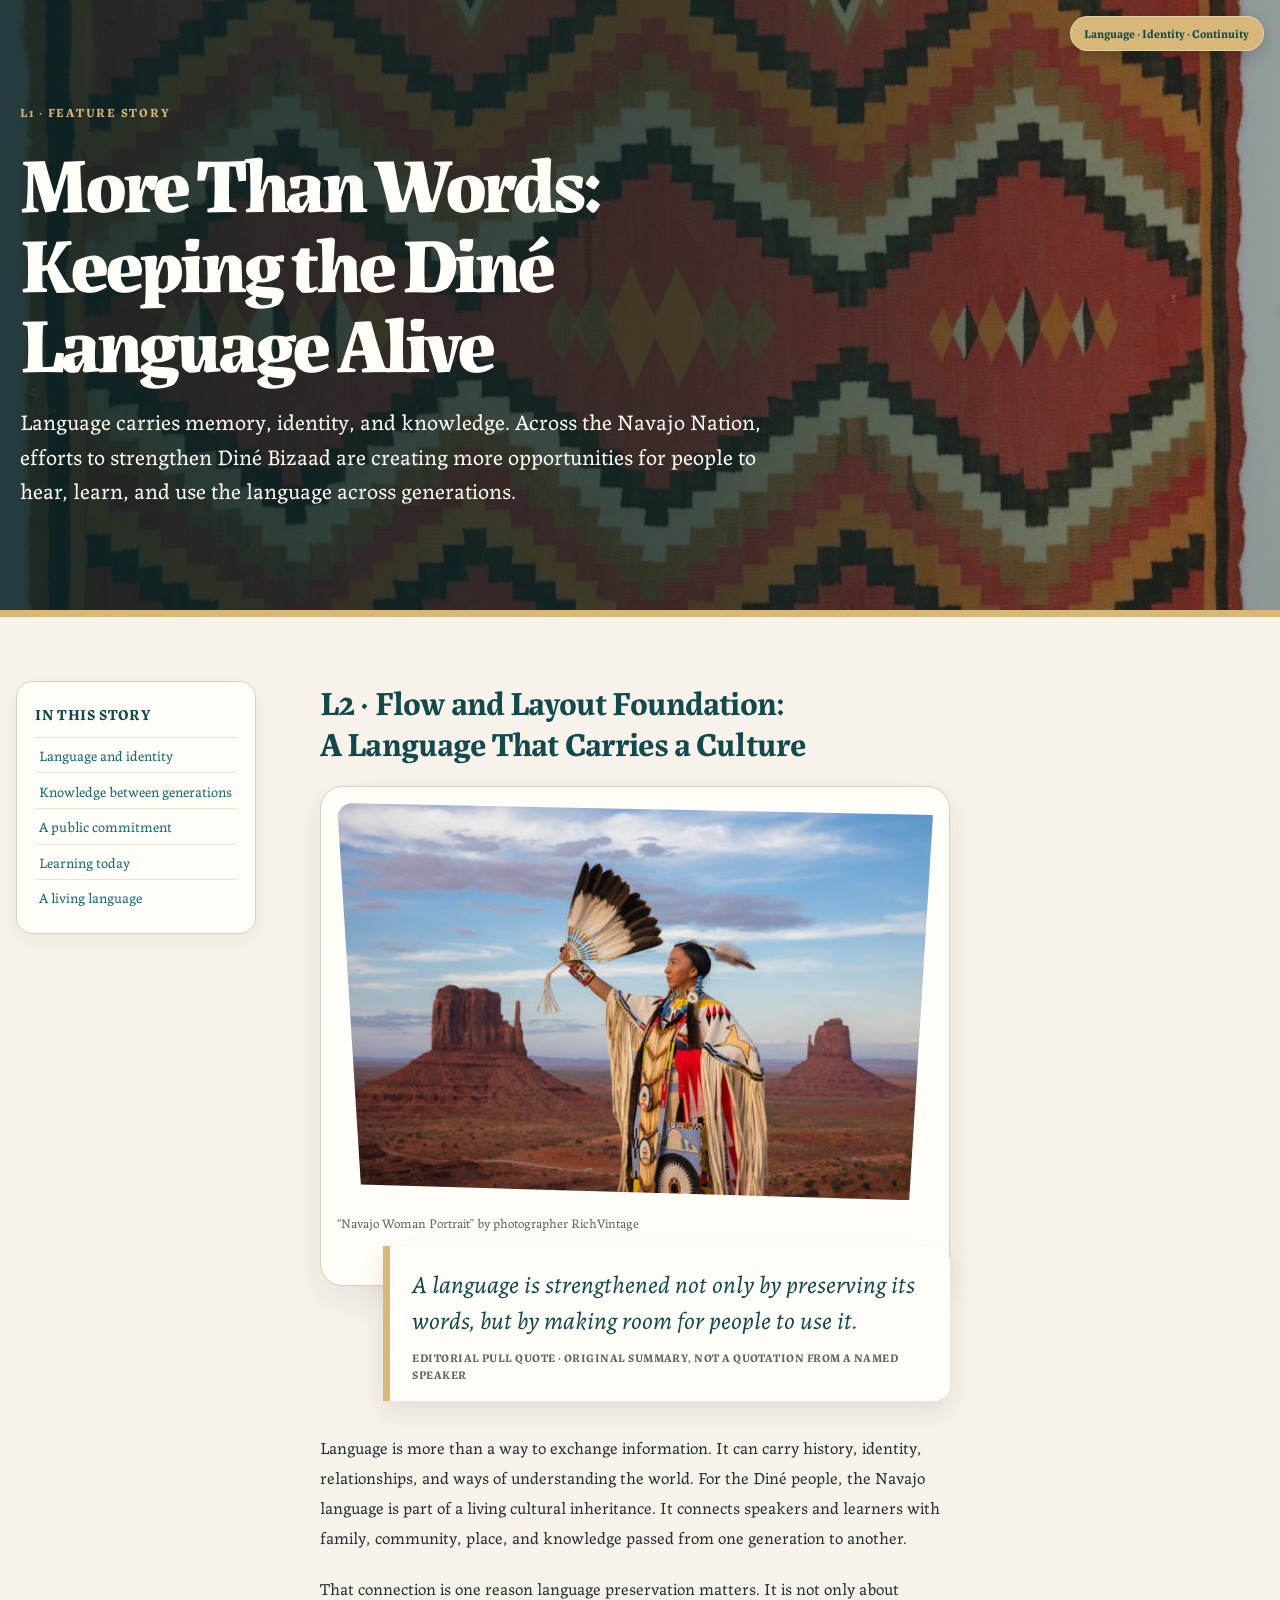
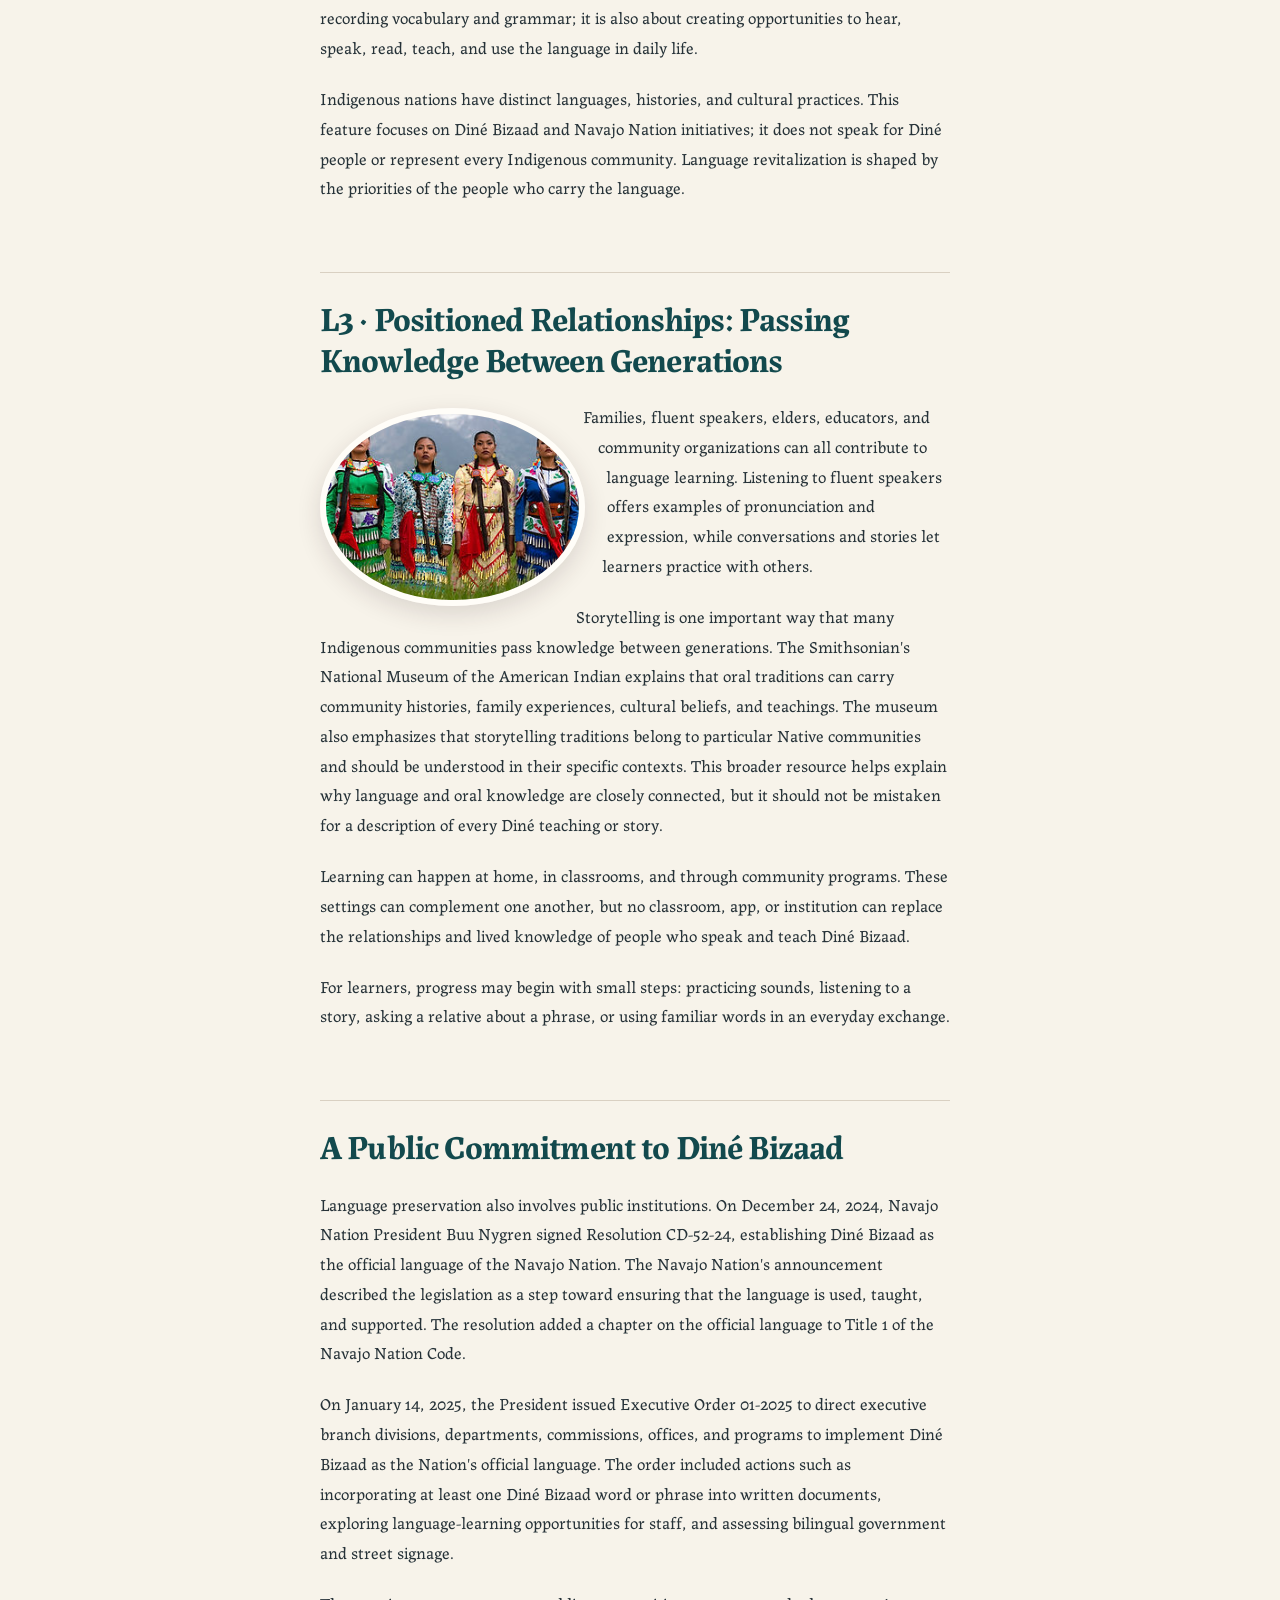
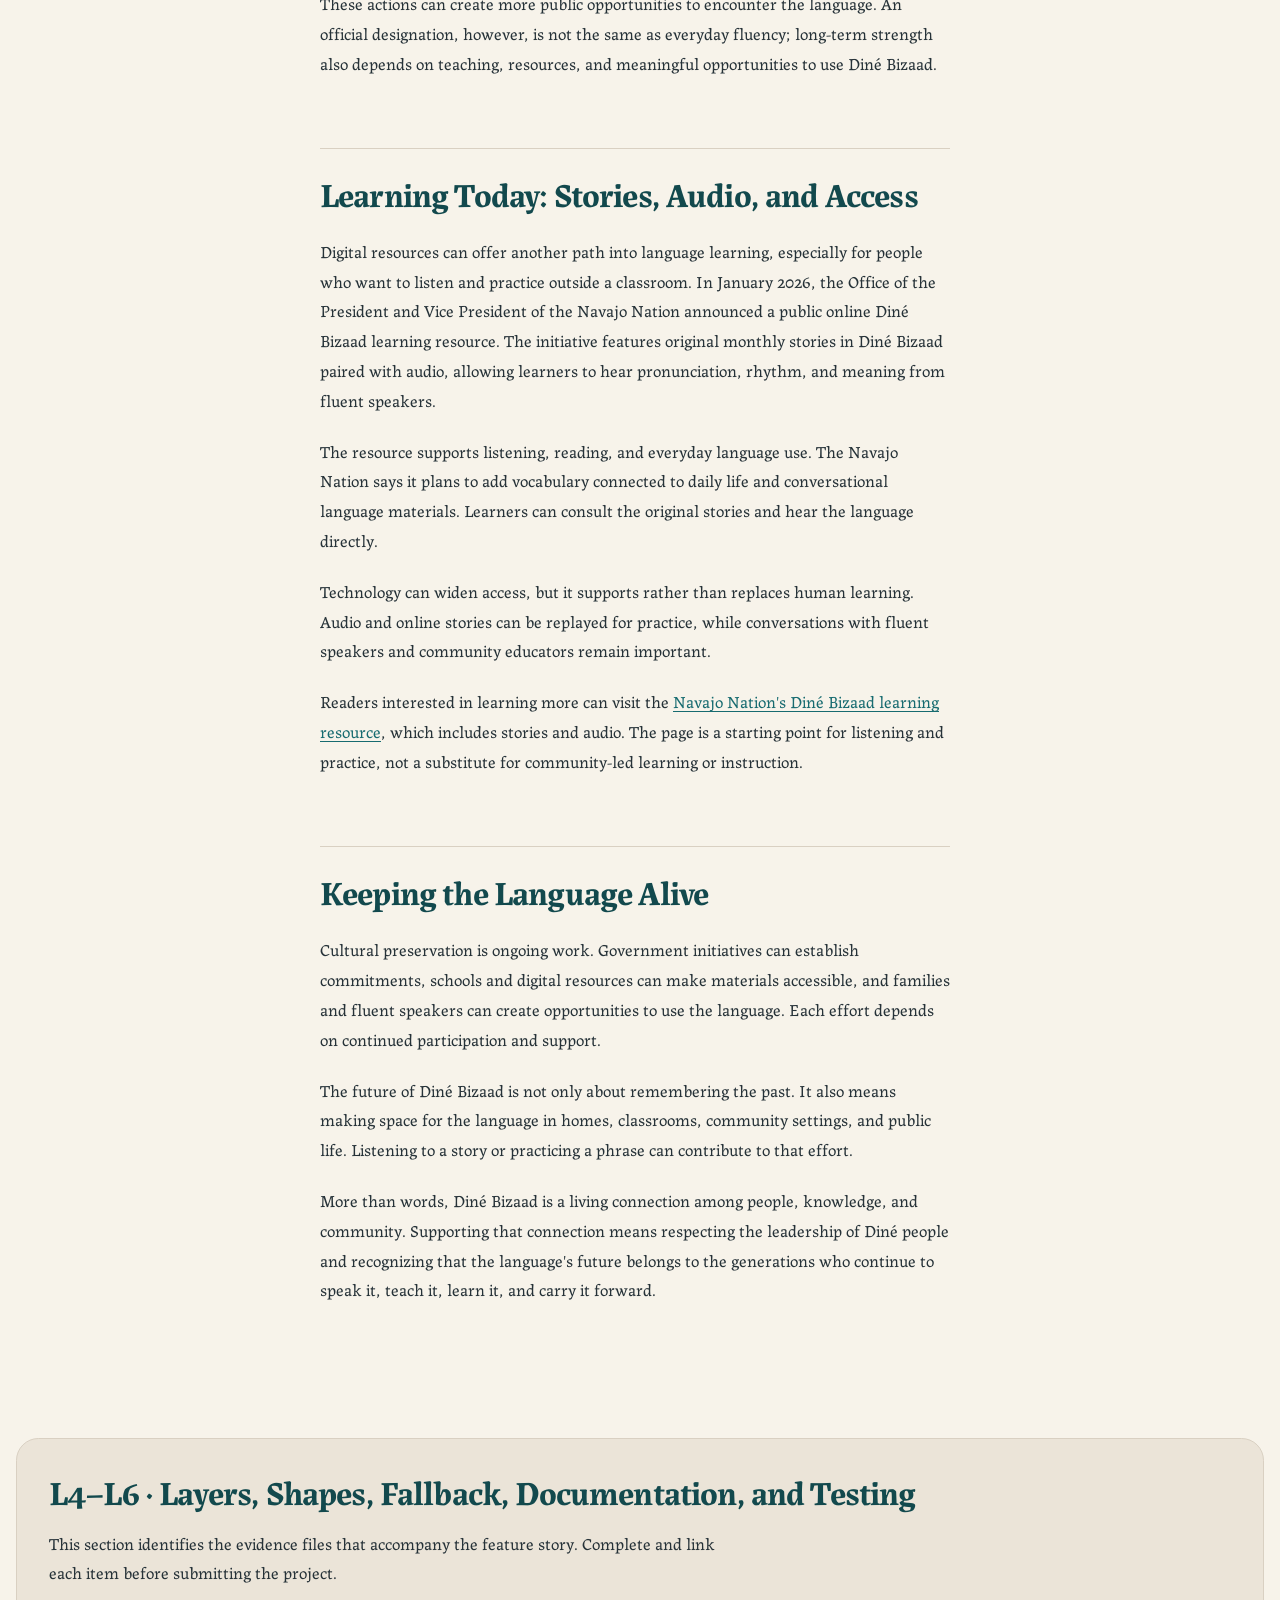
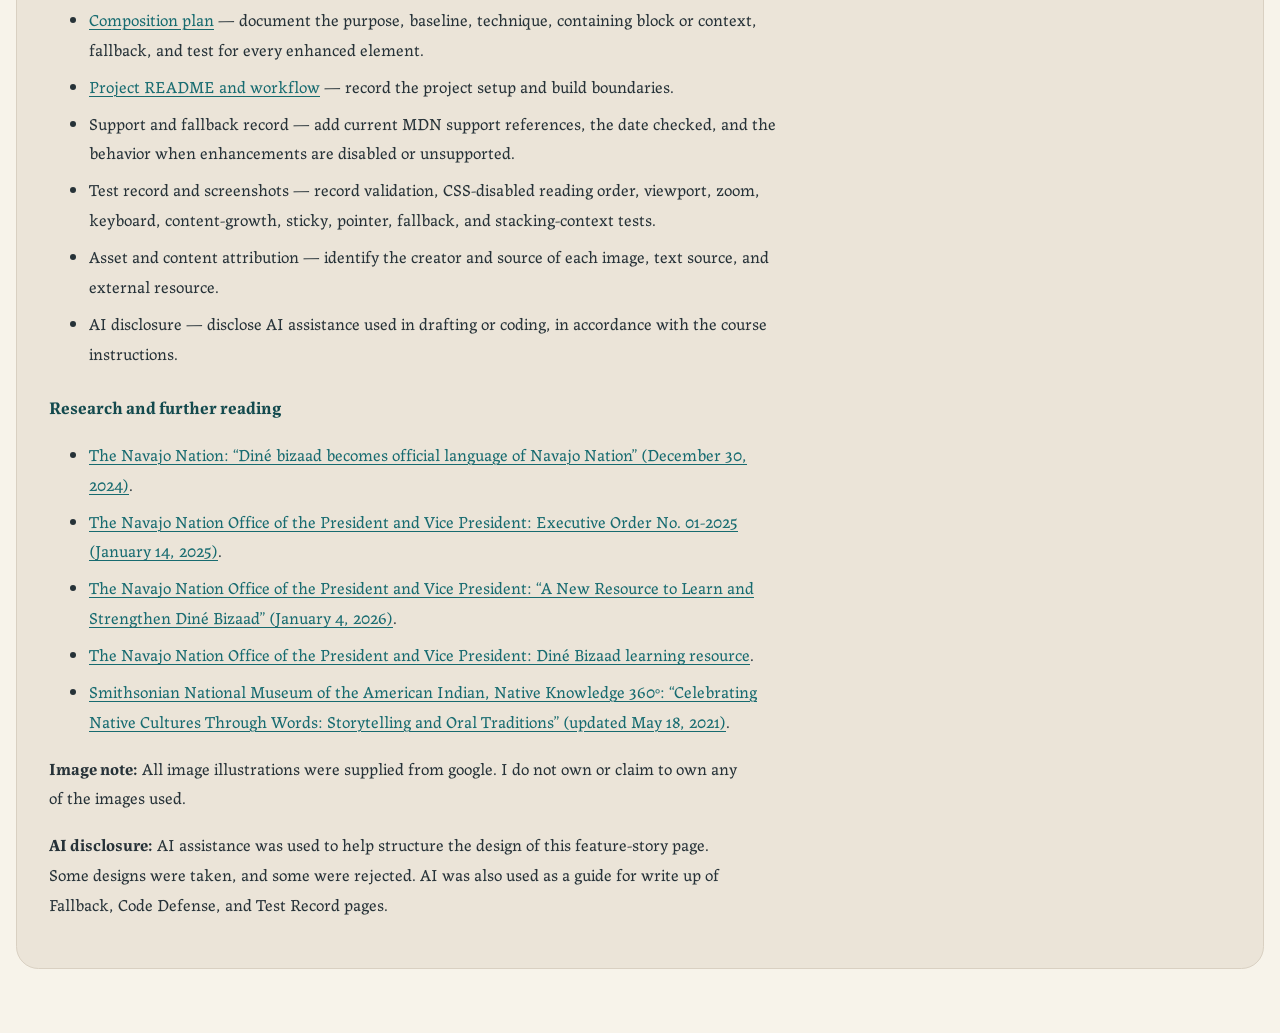
<file: index.html>
<!doctype html>
<html lang="en">
<head>
    <meta charset="utf-8">
    <meta name="viewport" content="width=device-width, initial-scale=1">
    <meta name="description" content="An editorial feature about Diné Bizaad language preservation, cultural continuity, and learning across generations.">
    <title>More Than Words: Keeping the Diné Language Alive</title>
    <link rel="preconnect" href="https://fonts.googleapis.com">
    <link rel="preconnect" href="https://fonts.gstatic.com" crossorigin>
    <link href="https://fonts.googleapis.com/css2?family=Labrada:ital,wght@0,400;0,500;0,600;0,700;1,400;1,700&display=swap" rel="stylesheet">
    <link rel="stylesheet" href="styles.css">
</head>
<body>
    
<header class="feature-header">
    <img
        class="header-textile"
        src="dineweaving.jpg"
        alt="Woven textile with repeating red, orange, cream, and dark brown geometric bands."
        width="1000"
        height="730"
    >

    <p class="eyebrow">L1 · Feature Story</p>

    <h1>More Than Words: Keeping the Diné Language Alive</h1>

    <p class="lede">
        Language carries memory, identity, and knowledge. Across the
        Navajo Nation, efforts to strengthen Diné Bizaad are creating
        more opportunities for people to hear, learn, and use the
        language across generations.
    </p>

    <span class="issue-badge">
        Language · Identity · Continuity
    </span>
</header>


    <main>
        <aside class="story-guide" aria-label="Story navigation">
            <h2>In this story</h2>
            <a href="#language-and-identity">Language and identity</a>
            <a href="#knowledge-between-generations">Knowledge between generations</a>
            <a href="#public-commitment">A public commitment</a>
            <a href="#learning-today">Learning today</a>
            <a href="#living-language">A living language</a>
        </aside>

        <article>
            <h2 class="visually-hidden">More Than Words: Keeping the Diné Language Alive</h2>
            <section id="language-and-identity" aria-labelledby="language-heading">
                <h2 id="language-heading">L2 · Flow and Layout Foundation: A Language That Carries a Culture</h2>
                <figure class="feature-figure">
                    <img src="dinewoman.jpg" alt="Dine woman holding a feather to introduce a story about Diné Bizaad." width="1000" height="700">
                    <figcaption>“Navajo Woman Portrait” by photographer RichVintage</figcaption>
                </figure>
                <blockquote class="pull-quote">
                    A language is strengthened not only by preserving its words, but by making room for people to use it.
                    <footer>Editorial pull quote · original summary, not a quotation from a named speaker</footer>
                </blockquote>

                <p>Language is more than a way to exchange information. It can carry history, identity, relationships, and ways of understanding the world. For the Diné people, the Navajo language is part of a living cultural inheritance. It connects speakers and learners with family, community, place, and knowledge passed from one generation to another.</p>

                <p>That connection is one reason language preservation matters. It is not only about recording vocabulary and grammar; it is also about creating opportunities to hear, speak, read, teach, and use the language in daily life.</p>

                <p>Indigenous nations have distinct languages, histories, and cultural practices. This feature focuses on Diné Bizaad and Navajo Nation initiatives; it does not speak for Diné people or represent every Indigenous community. Language revitalization is shaped by the priorities of the people who carry the language.</p>

            </section>

            <section id="knowledge-between-generations" aria-labelledby="generations-heading">
                <h2 id="generations-heading">L3 · Positioned Relationships: Passing Knowledge Between Generations</h2>
                <img class="shape-portrait" src="dine.jpeg" alt="Four dine women standing side by side." width="600" height="600">

                <p>Families, fluent speakers, elders, educators, and community organizations can all contribute to language learning. Listening to fluent speakers offers examples of pronunciation and expression, while conversations and stories let learners practice with others.</p>

                <p>Storytelling is one important way that many Indigenous communities pass knowledge between generations. The Smithsonian's National Museum of the American Indian explains that oral traditions can carry community histories, family experiences, cultural beliefs, and teachings. The museum also emphasizes that storytelling traditions belong to particular Native communities and should be understood in their specific contexts. This broader resource helps explain why language and oral knowledge are closely connected, but it should not be mistaken for a description of every Diné teaching or story.</p>

                <p>Learning can happen at home, in classrooms, and through community programs. These settings can complement one another, but no classroom, app, or institution can replace the relationships and lived knowledge of people who speak and teach Diné Bizaad.</p>

                <p>For learners, progress may begin with small steps: practicing sounds, listening to a story, asking a relative about a phrase, or using familiar words in an everyday exchange.</p>
            </section>

            <section id="public-commitment" aria-labelledby="commitment-heading">
                <h2 id="commitment-heading">A Public Commitment to Diné Bizaad</h2>

                <p>Language preservation also involves public institutions. On December 24, 2024, Navajo Nation President Buu Nygren signed Resolution CD-52-24, establishing Diné Bizaad as the official language of the Navajo Nation. The Navajo Nation's announcement described the legislation as a step toward ensuring that the language is used, taught, and supported. The resolution added a chapter on the official language to Title 1 of the Navajo Nation Code.</p>

                <p>On January 14, 2025, the President issued Executive Order 01-2025 to direct executive branch divisions, departments, commissions, offices, and programs to implement Diné Bizaad as the Nation's official language. The order included actions such as incorporating at least one Diné Bizaad word or phrase into written documents, exploring language-learning opportunities for staff, and assessing bilingual government and street signage.</p>

                <p>These actions can create more public opportunities to encounter the language. An official designation, however, is not the same as everyday fluency; long-term strength also depends on teaching, resources, and meaningful opportunities to use Diné Bizaad.</p>
            </section>

            <section id="learning-today" aria-labelledby="learning-heading">
                <h2 id="learning-heading">Learning Today: Stories, Audio, and Access</h2>

                <p>Digital resources can offer another path into language learning, especially for people who want to listen and practice outside a classroom. In January 2026, the Office of the President and Vice President of the Navajo Nation announced a public online Diné Bizaad learning resource. The initiative features original monthly stories in Diné Bizaad paired with audio, allowing learners to hear pronunciation, rhythm, and meaning from fluent speakers.</p>

                <p>The resource supports listening, reading, and everyday language use. The Navajo Nation says it plans to add vocabulary connected to daily life and conversational language materials. Learners can consult the original stories and hear the language directly.</p>

                <p>Technology can widen access, but it supports rather than replaces human learning. Audio and online stories can be replayed for practice, while conversations with fluent speakers and community educators remain important.</p>

                <p>Readers interested in learning more can visit the <a href="https://opvp.navajo-nsn.gov/dine-bizaad/">Navajo Nation's Diné Bizaad learning resource</a>, which includes stories and audio. The page is a starting point for listening and practice, not a substitute for community-led learning or instruction.</p>
            </section>

            <section id="living-language" aria-labelledby="living-heading">
                <h2 id="living-heading">Keeping the Language Alive</h2>

                <p>Cultural preservation is ongoing work. Government initiatives can establish commitments, schools and digital resources can make materials accessible, and families and fluent speakers can create opportunities to use the language. Each effort depends on continued participation and support.</p>

                <p>The future of Diné Bizaad is not only about remembering the past. It also means making space for the language in homes, classrooms, community settings, and public life. Listening to a story or practicing a phrase can contribute to that effort.</p>

                <p>More than words, Diné Bizaad is a living connection among people, knowledge, and community. Supporting that connection means respecting the leadership of Diné people and recognizing that the language's future belongs to the generations who continue to speak it, teach it, learn it, and carry it forward.</p>
            </section>
        </article>

        <section class="documentation" aria-labelledby="documentation-heading">
            <h2 id="documentation-heading">L4–L6 · Layers, Shapes, Fallback, Documentation, and Testing</h2>
            <p>This section identifies the evidence files that accompany the feature story. Complete and link each item before submitting the project.</p>
            <ul>
                <li><a href="composition-plan.html">Composition plan</a> — document the purpose, baseline, technique, containing block or context, fallback, and test for every enhanced element.</li>
                <li><a href="README.txt">Project README and workflow</a> — record the project setup and build boundaries.</li>
                <li>Support and fallback record — add current MDN support references, the date checked, and the behavior when enhancements are disabled or unsupported.</li>
                <li>Test record and screenshots — record validation, CSS-disabled reading order, viewport, zoom, keyboard, content-growth, sticky, pointer, fallback, and stacking-context tests.</li>
                <li>Asset and content attribution — identify the creator and source of each image, text source, and external resource.</li>
                <li>AI disclosure — disclose AI assistance used in drafting or coding, in accordance with the course instructions.</li>
            </ul>

            <h3>Research and further reading</h3>
            <ul>
                <li><a href="https://www.navajo-nsn.gov/Portals/0/Press%20Releases/2024/Dec/Dine%CC%81%20bizaad%20becomes%20official%20language%20of%20Navajo%20Nation%2C%20for%20Dec.%2030.%20%20.pdf">The Navajo Nation: “Diné bizaad becomes official language of Navajo Nation” (December 30, 2024)</a>.</li>
                <li><a href="https://opvp.navajo-nsn.gov/executive-order-no-01-2025-dine-bizaad-official-language-of-the-navajo-nation/">The Navajo Nation Office of the President and Vice President: Executive Order No. 01-2025 (January 14, 2025)</a>.</li>
                <li><a href="https://opvp.navajo-nsn.gov/250104-learn-and-strengthen-dine-bizaad/">The Navajo Nation Office of the President and Vice President: “A New Resource to Learn and Strengthen Diné Bizaad” (January 4, 2026)</a>.</li>
                <li><a href="https://opvp.navajo-nsn.gov/dine-bizaad/">The Navajo Nation Office of the President and Vice President: Diné Bizaad learning resource</a>.</li>
                <li><a href="https://americanindian.si.edu/nk360/informational/storytelling-and-oral-traditions">Smithsonian National Museum of the American Indian, Native Knowledge 360°: “Celebrating Native Cultures Through Words: Storytelling and Oral Traditions” (updated May 18, 2021)</a>.</li>
            </ul>
            <p>
                <strong>Image note:</strong>
                All image illustrations were supplied from google. I do not own or claim to own any of the images used.
            </p>
            <p>
                <strong>AI disclosure:</strong> 
                AI assistance was used to help structure the design of this feature-story page. Some designs were taken, and some were rejected. AI was also used as a guide for write up of Fallback, Code Defense, and Test Record pages.
            </p>
        </section>
    </main>
</body>
</html>
</file>
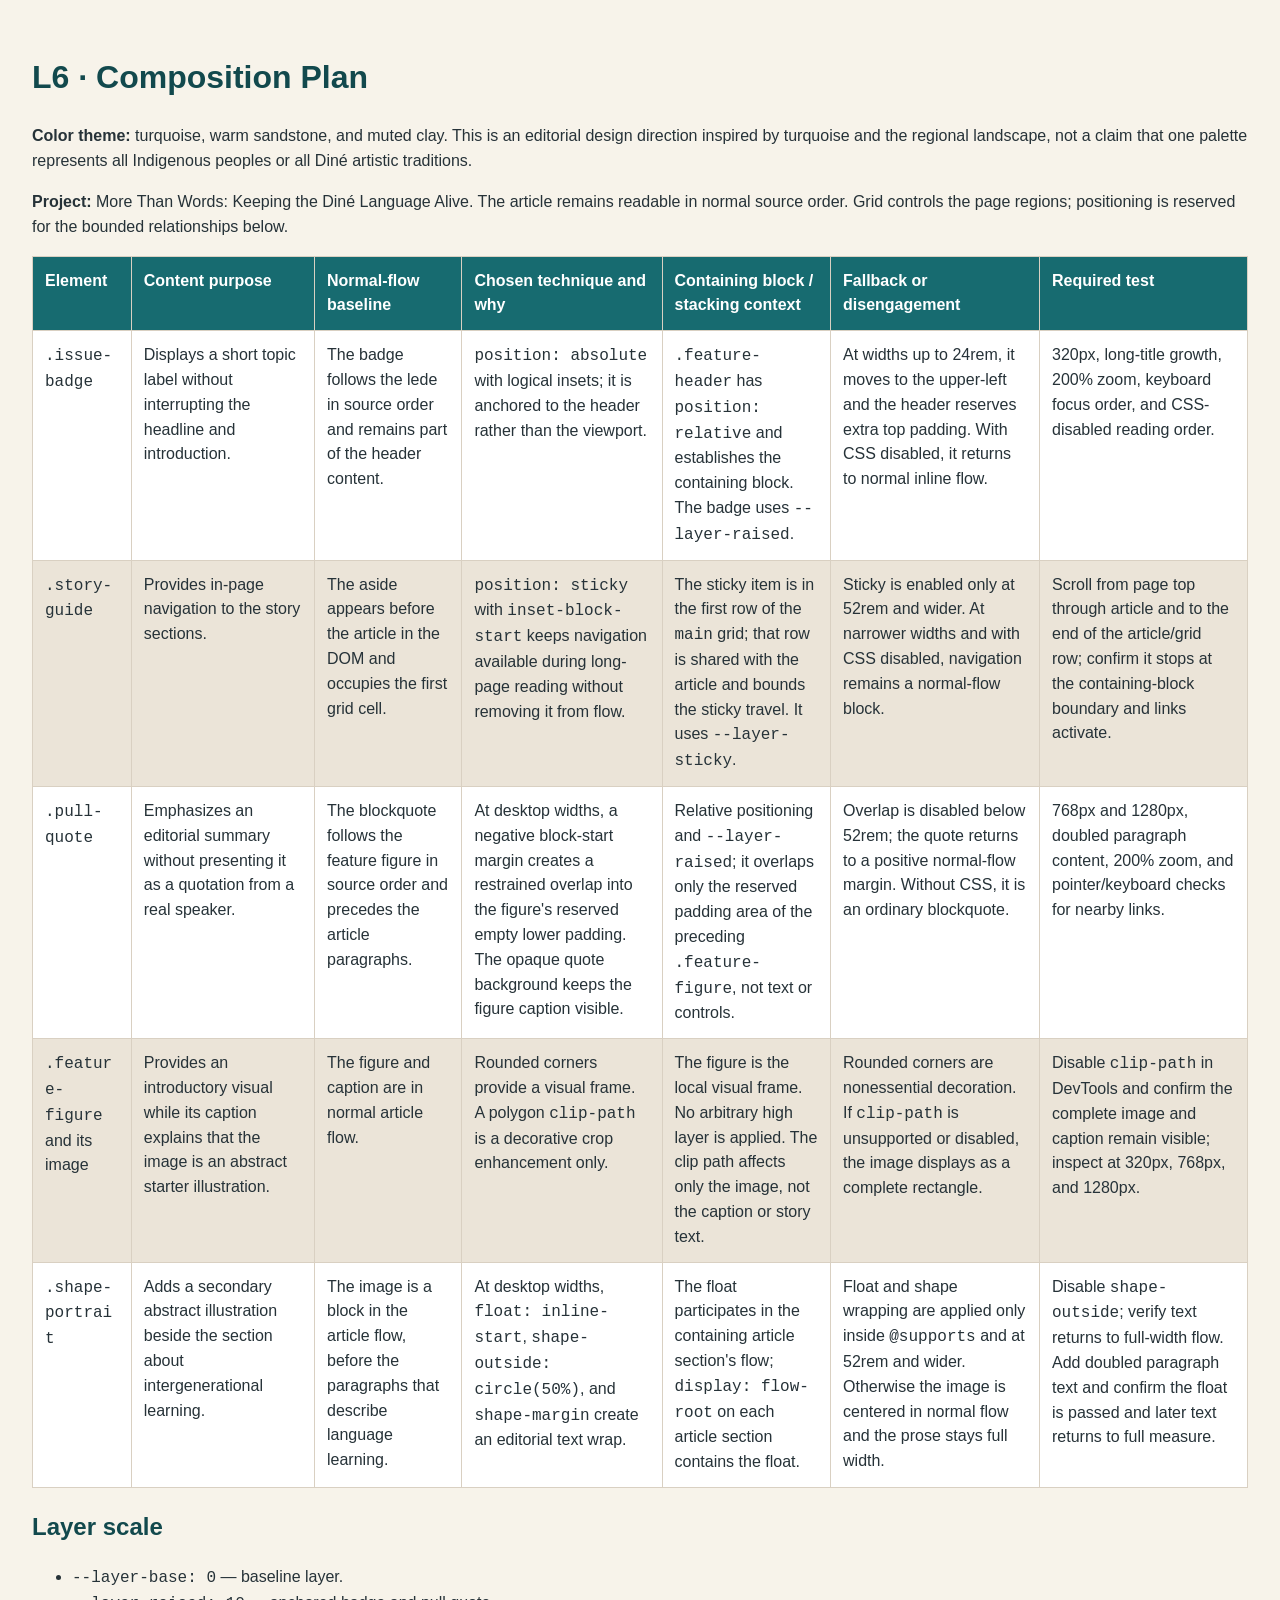
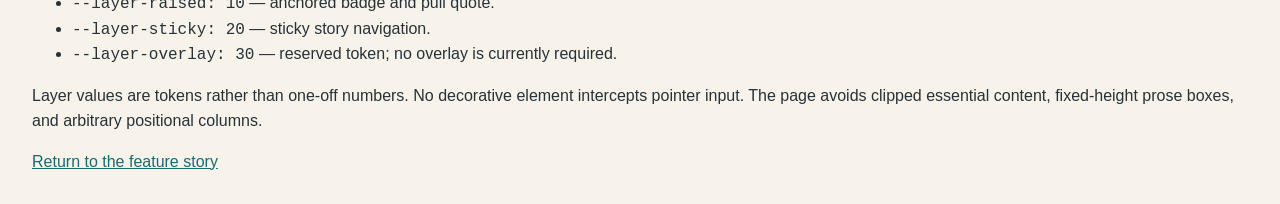
<file: composition-plan.html>
<!doctype html>
<html lang="en">
<head>
  <meta charset="utf-8">
  <meta name="viewport" content="width=device-width, initial-scale=1">
  <title>Composition Plan — More Than Words</title>
  <style>
    :root { color-scheme: light; }
    * { box-sizing: border-box; }
    body {
      max-width: 96rem;
      margin: 0 auto;
      padding: clamp(1rem, 3vw, 2rem);
      color: #263238;
      background: #f7f3ea;
      font: 1rem/1.55 Arial, Helvetica, sans-serif;
    }
    h1, h2 { color: #12494d; }
    .table-wrap { overflow-x: auto; }
    table { width: 100%; min-width: 72rem; border-collapse: collapse; background: #fff; }
    th, td { padding: .75rem; border: 1px solid #d9d0c2; text-align: left; vertical-align: top; }
    th { color: #fff; background: #176b70; }
    tbody tr:nth-child(even) { background: #ebe4d8; }
    a { color: #176b70; }
    code { overflow-wrap: anywhere; }
  </style>
</head>
<body>
  <h1>L6 · Composition Plan</h1>
  <p><strong>Color theme:</strong> turquoise, warm sandstone, and muted clay. This is an editorial design direction inspired by turquoise and the regional landscape, not a claim that one palette represents all Indigenous peoples or all Diné artistic traditions.</p>
  <p><strong>Project:</strong> More Than Words: Keeping the Diné Language Alive. The article remains readable in normal source order. Grid controls the page regions; positioning is reserved for the bounded relationships below.</p>
  <div class="table-wrap">
    <table>
      <thead>
        <tr>
          <th>Element</th>
          <th>Content purpose</th>
          <th>Normal-flow baseline</th>
          <th>Chosen technique and why</th>
          <th>Containing block / stacking context</th>
          <th>Fallback or disengagement</th>
          <th>Required test</th>
        </tr>
      </thead>
      <tbody>
        <tr>
          <td><code>.issue-badge</code></td>
          <td>Displays a short topic label without interrupting the headline and introduction.</td>
          <td>The badge follows the lede in source order and remains part of the header content.</td>
          <td><code>position: absolute</code> with logical insets; it is anchored to the header rather than the viewport.</td>
          <td><code>.feature-header</code> has <code>position: relative</code> and establishes the containing block. The badge uses <code>--layer-raised</code>.</td>
          <td>At widths up to 24rem, it moves to the upper-left and the header reserves extra top padding. With CSS disabled, it returns to normal inline flow.</td>
          <td>320px, long-title growth, 200% zoom, keyboard focus order, and CSS-disabled reading order.</td>
        </tr>
        <tr>
          <td><code>.story-guide</code></td>
          <td>Provides in-page navigation to the story sections.</td>
          <td>The aside appears before the article in the DOM and occupies the first grid cell.</td>
          <td><code>position: sticky</code> with <code>inset-block-start</code> keeps navigation available during long-page reading without removing it from flow.</td>
          <td>The sticky item is in the first row of the <code>main</code> grid; that row is shared with the article and bounds the sticky travel. It uses <code>--layer-sticky</code>.</td>
          <td>Sticky is enabled only at 52rem and wider. At narrower widths and with CSS disabled, navigation remains a normal-flow block.</td>
          <td>Scroll from page top through article and to the end of the article/grid row; confirm it stops at the containing-block boundary and links activate.</td>
        </tr>
        <tr>
          <td><code>.pull-quote</code></td>
          <td>Emphasizes an editorial summary without presenting it as a quotation from a real speaker.</td>
          <td>The blockquote follows the feature figure in source order and precedes the article paragraphs.</td>
          <td>At desktop widths, a negative block-start margin creates a restrained overlap into the figure's reserved empty lower padding. The opaque quote background keeps the figure caption visible.</td>
          <td>Relative positioning and <code>--layer-raised</code>; it overlaps only the reserved padding area of the preceding <code>.feature-figure</code>, not text or controls.</td>
          <td>Overlap is disabled below 52rem; the quote returns to a positive normal-flow margin. Without CSS, it is an ordinary blockquote.</td>
          <td>768px and 1280px, doubled paragraph content, 200% zoom, and pointer/keyboard checks for nearby links.</td>
        </tr>
        <tr>
          <td><code>.feature-figure</code> and its image</td>
          <td>Provides an introductory visual while its caption explains that the image is an abstract starter illustration.</td>
          <td>The figure and caption are in normal article flow.</td>
          <td>Rounded corners provide a visual frame. A polygon <code>clip-path</code> is a decorative crop enhancement only.</td>
          <td>The figure is the local visual frame. No arbitrary high layer is applied. The clip path affects only the image, not the caption or story text.</td>
          <td>Rounded corners are nonessential decoration. If <code>clip-path</code> is unsupported or disabled, the image displays as a complete rectangle.</td>
          <td>Disable <code>clip-path</code> in DevTools and confirm the complete image and caption remain visible; inspect at 320px, 768px, and 1280px.</td>
        </tr>
        <tr>
          <td><code>.shape-portrait</code></td>
          <td>Adds a secondary abstract illustration beside the section about intergenerational learning.</td>
          <td>The image is a block in the article flow, before the paragraphs that describe language learning.</td>
          <td>At desktop widths, <code>float: inline-start</code>, <code>shape-outside: circle(50%)</code>, and <code>shape-margin</code> create an editorial text wrap.</td>
          <td>The float participates in the containing article section's flow; <code>display: flow-root</code> on each article section contains the float.</td>
          <td>Float and shape wrapping are applied only inside <code>@supports</code> and at 52rem and wider. Otherwise the image is centered in normal flow and the prose stays full width.</td>
          <td>Disable <code>shape-outside</code>; verify text returns to full-width flow. Add doubled paragraph text and confirm the float is passed and later text returns to full measure.</td>
        </tr>
      </tbody>
    </table>
  </div>
  <h2>Layer scale</h2>
  <ul>
    <li><code>--layer-base: 0</code> — baseline layer.</li>
    <li><code>--layer-raised: 10</code> — anchored badge and pull quote.</li>
    <li><code>--layer-sticky: 20</code> — sticky story navigation.</li>
    <li><code>--layer-overlay: 30</code> — reserved token; no overlay is currently required.</li>
  </ul>
  <p>Layer values are tokens rather than one-off numbers. No decorative element intercepts pointer input. The page avoids clipped essential content, fixed-height prose boxes, and arbitrary positional columns.</p>
  <p><a href="index.html">Return to the feature story</a></p>
</body>
</html>
</file>
<file: styles.css>
:root {
  color-scheme: light;
  --color-ink: #263238;
  --color-paper: #f7f3ea;
  --color-surface: #fffdf8;
  --color-primary: #176b70;
  --color-primary-dark: #12494d;
  --color-accent: #d8b879;
  --color-clay: #a65f46;
  --color-muted: #5d6663;
  --color-border: #d9d0c2;
  --color-focus: #075985;

  --font-body:  "Labrada", Georgia, serif;
  --font-ui:  "Labrada", Georgia, serif;
  --measure: 70ch;
  --page-width: 78rem;

  --space-1: 0.5rem;
  --space-2: 1rem;
  --space-3: 1.5rem;
  --space-4: 2rem;
  --space-5: 3rem;

  --radius-small: 0.4rem;
  --radius-card: 1rem;
  --radius-feature: 1.4rem;

 
  --layer-base: 0;
  --layer-raised: 10;
  --layer-sticky: 20;
  --layer-overlay: 30;
}

*,
*::before,
*::after {
  box-sizing: border-box;
}

html {
  scroll-behavior: smooth;
  scroll-padding-block-start: 1rem;
  background: var(--color-paper);
}

body {
  min-width: 320px;
  margin: 0;
  color: var(--color-ink);
  background: var(--color-paper);
  font-family: var(--font-body);
  font-size: 1.0625rem;
  line-height: 1.75;
}

img {
  display: block;
  max-width: 100%;
  height: auto;
}

a {
  color: var(--color-primary);
  text-decoration-thickness: 0.08em;
  text-underline-offset: 0.18em;
}

a:hover {
  color: var(--color-primary-dark);
}

a:focus-visible,
button:focus-visible,
[tabindex]:focus-visible {
  outline: 3px solid var(--color-focus);
  outline-offset: 4px;
  border-radius: var(--radius-small);
}


.feature-header {
    position: relative;
    padding: clamp(3.5rem, 8vw, 7.5rem)
        max(1.25rem, calc((100vw - var(--page-width)) / 2));
    padding-inline-end: clamp(1.25rem, 8vw, 8rem);
    color: var(--color-surface);
    background: linear-gradient(
        135deg,
        var(--color-primary-dark),
        var(--color-primary)
    );
    isolation: isolate;
    border-block-end: 0.45rem solid var(--color-accent);
}

.feature-header .header-textile {
    position: absolute;
    inset: 0;
    z-index: 0;
    width: 100%;
    height: 100%;
    object-fit: cover;
    object-position: center 48%;
}


.feature-header::before {
    content: "";
    position: absolute;
    inset: 0;
    z-index: 1;
    background: linear-gradient(
        90deg,
        rgb(10 35 38 / 88%) 0%,
        rgb(10 35 38 / 76%) 54%,
        rgb(10 35 38 / 40%) 100%
    );
    pointer-events: none;
}


.feature-header > .eyebrow,
.feature-header > h1,
.feature-header > .lede {
    position: relative;
    z-index: 2;
}

.visually-hidden {
    position: absolute;
    width: 1px;
    height: 1px;
    padding: 0;
    margin: -1px;
    overflow: hidden;
    clip: rect(0, 0, 0, 0);
    white-space: nowrap;
    border: 0;
}


.eyebrow {
  margin: 0 0 var(--space-2);
  color: var(--color-accent);
  font-family: var(--font-ui);
  font-size: 0.78rem;
  font-weight: 700;
  letter-spacing: 0.14em;
  text-transform: uppercase;
}

.feature-header h1 {
  max-width: 16ch;
  margin: 0;
  font-family: var(--font-ui);
  font-size: clamp(2.35rem, 6vw, 5.2rem);
  font-weight: 800;
  letter-spacing: -0.055em;
  line-height: 1.04;
  text-wrap: balance;
}

.lede {
  max-width: 62ch;
  margin: var(--space-3) 0 0;
  color: #fbf7ef;
  font-size: clamp(1.15rem, 2vw, 1.4rem);
  line-height: 1.55;
}

.issue-badge {
  position: absolute;
  inset-block-start: 1rem;
  inset-inline-end: 1rem;
  z-index: var(--layer-raised);
  max-width: min(15rem, 42vw);
  padding: 0.55rem 0.85rem;
  color: var(--color-primary-dark);
  background: var(--color-accent);
  border: 1px solid rgb(255 255 255 / 35%);
  border-radius: 999px;
  box-shadow: 0 0.35rem 1rem rgb(0 0 0 / 16%);
  font-family: var(--font-ui);
  font-size: 0.75rem;
  font-weight: 700;
  line-height: 1.3;
  text-align: center;
}

main {
  display: grid;
  grid-template-columns: minmax(0, 1fr);
  gap: clamp(2rem, 5vw, 4rem);
  width: min(100% - 2rem, var(--page-width));
  margin-inline: auto;
  padding-block: clamp(2rem, 5vw, 4rem);
}

article {
  min-width: 0;
  max-width: var(--measure);
}

article section {
  display: flow-root;
  margin-block: 0 var(--space-5);
  scroll-margin-block-start: 2rem;
}

article section + section {
  padding-block-start: var(--space-3);
  border-block-start: 1px solid var(--color-border);
}

article h2,
.documentation h2 {
  margin: 0 0 var(--space-3);
  color: var(--color-primary-dark);
  font-family: var(--font-ui);
  font-size: clamp(1.45rem, 3vw, 2.1rem);
  letter-spacing: -0.025em;
  line-height: 1.2;
  text-wrap: balance;
}

article p {
  max-width: var(--measure);
  margin: 0 0 1.25em;
}

.feature-figure {
  position: relative;
  margin: 0;
  padding: 1rem 1rem 3.25rem;
  background: var(--color-surface);
  border: 1px solid var(--color-border);
  border-radius: var(--radius-feature);
  box-shadow: 0 0.8rem 2rem rgb(48 31 35 / 8%);
}

.feature-figure img {
  width: 100%;
  border-radius: var(--radius-card);
}

.feature-figure figcaption {
  margin-block-start: 0.8rem;
  color: var(--color-muted);
  font-family: var(--font-ui);
  font-size: 0.82rem;
  line-height: 1.5;
}


.pull-quote {
  margin: var(--space-3) 0 var(--space-4);
  padding: 1.2rem 1.4rem;
  color: var(--color-primary-dark);
  background: var(--color-surface);
  border-inline-start: 0.45rem solid var(--color-accent);
  border-radius: 0 var(--radius-card) var(--radius-card) 0;
  box-shadow: 0 0.65rem 1.5rem rgb(48 31 35 / 10%);
  font-size: clamp(1.2rem, 2.4vw, 1.55rem);
  font-style: italic;
  line-height: 1.45;
}

.pull-quote footer {
  margin-block-start: 0.75rem;
  color: var(--color-muted);
  font-family: var(--font-ui);
  font-size: 0.72rem;
  font-style: normal;
  font-weight: 700;
  letter-spacing: 0.04em;
  line-height: 1.45;
  text-transform: uppercase;
}


.shape-portrait {
  width: min(100%, 17rem);
  margin: 0 auto var(--space-3);
  border: 0.4rem solid var(--color-surface);
  border-radius: 50%;
  box-shadow: 0 0.5rem 1.5rem rgb(48 31 35 / 14%);
}

.story-guide {
  align-self: start;
  padding: 1.15rem;
  background: var(--color-surface);
  border: 1px solid var(--color-border);
  border-radius: var(--radius-card);
  box-shadow: 0 0.4rem 1.2rem rgb(48 31 35 / 5%);
  font-family: var(--font-ui);
}

.story-guide h2 {
  margin: 0 0 0.6rem;
  color: var(--color-primary-dark);
  font-size: 0.95rem;
  letter-spacing: 0.04em;
  text-transform: uppercase;
}

.story-guide a {
  display: block;
  padding: 0.45rem 0.25rem;
  border-block-start: 1px solid #e9e2d7;
  font-size: 0.9rem;
  line-height: 1.4;
  text-decoration: none;
}

.story-guide a:hover {
  text-decoration: underline;
}

.documentation {
  min-width: 0;
  padding: clamp(1.25rem, 3vw, 2rem);
  background: #ebe4d8;
  border: 1px solid var(--color-border);
  border-radius: var(--radius-feature);
}

.documentation h2 {
  margin-block-end: 0.75rem;
}

.documentation h3 {
  margin-block: 1.5rem 0.5rem;
  color: var(--color-primary-dark);
  font-family: var(--font-ui);
  font-size: 1.1rem;
}

.documentation p,
.documentation li {
  max-width: 78ch;
}

.documentation li + li {
  margin-block-start: 0.45rem;
}

code {
  padding: 0.08em 0.28em;
  background: #e9e1d5;
  border-radius: 0.25rem;
  font-size: 0.9em;
}


@supports (clip-path: polygon(0 0, 100% 0, 100% 100%, 0 100%)) {
  .feature-figure img {
    clip-path: polygon(0 0, 100% 3%, 96% 100%, 4% 96%);
  }
}

@media (min-width: 52rem) {
  main {
    grid-template-columns: minmax(12rem, 15rem) minmax(0, 1fr);
    column-gap: clamp(2rem, 5vw, 4rem);
    align-items: start;
  }

  .story-guide {
    position: sticky;
    inset-block-start: 1.25rem;
    z-index: var(--layer-sticky);
  }

  .pull-quote {
    position: relative;
    z-index: var(--layer-raised);
    max-width: min(90%, 42rem);
    margin-block-start: -2.5rem;
    margin-inline-start: auto;
  }

  .documentation {
    grid-column: 1 / -1;
  }
}


@supports (shape-outside: circle(50%)) {
  @media (min-width: 52rem) {
    .shape-portrait {
      float: inline-start;
      width: min(42%, 17rem);
      margin-block: 0.35rem 1rem;
      margin-inline: 0 1.4rem;
      shape-outside: circle(50%);
      shape-margin: 1rem;
    }
  }
}


@media (max-width: 24rem) {
  .feature-header {
    padding-block-start: 5.5rem;
  }

  .issue-badge {
    inset-block-start: 0.75rem;
    inset-inline-start: 1.25rem;
    inset-inline-end: auto;
    max-width: calc(100% - 2.5rem);
  }

  main {
    width: min(100% - 1.25rem, var(--page-width));
  }

  .feature-figure {
    padding: 0.65rem 0.65rem 2rem;
  }
}

@media (prefers-reduced-motion: reduce) {
  html {
    scroll-behavior: auto;
  }
}
</file>
